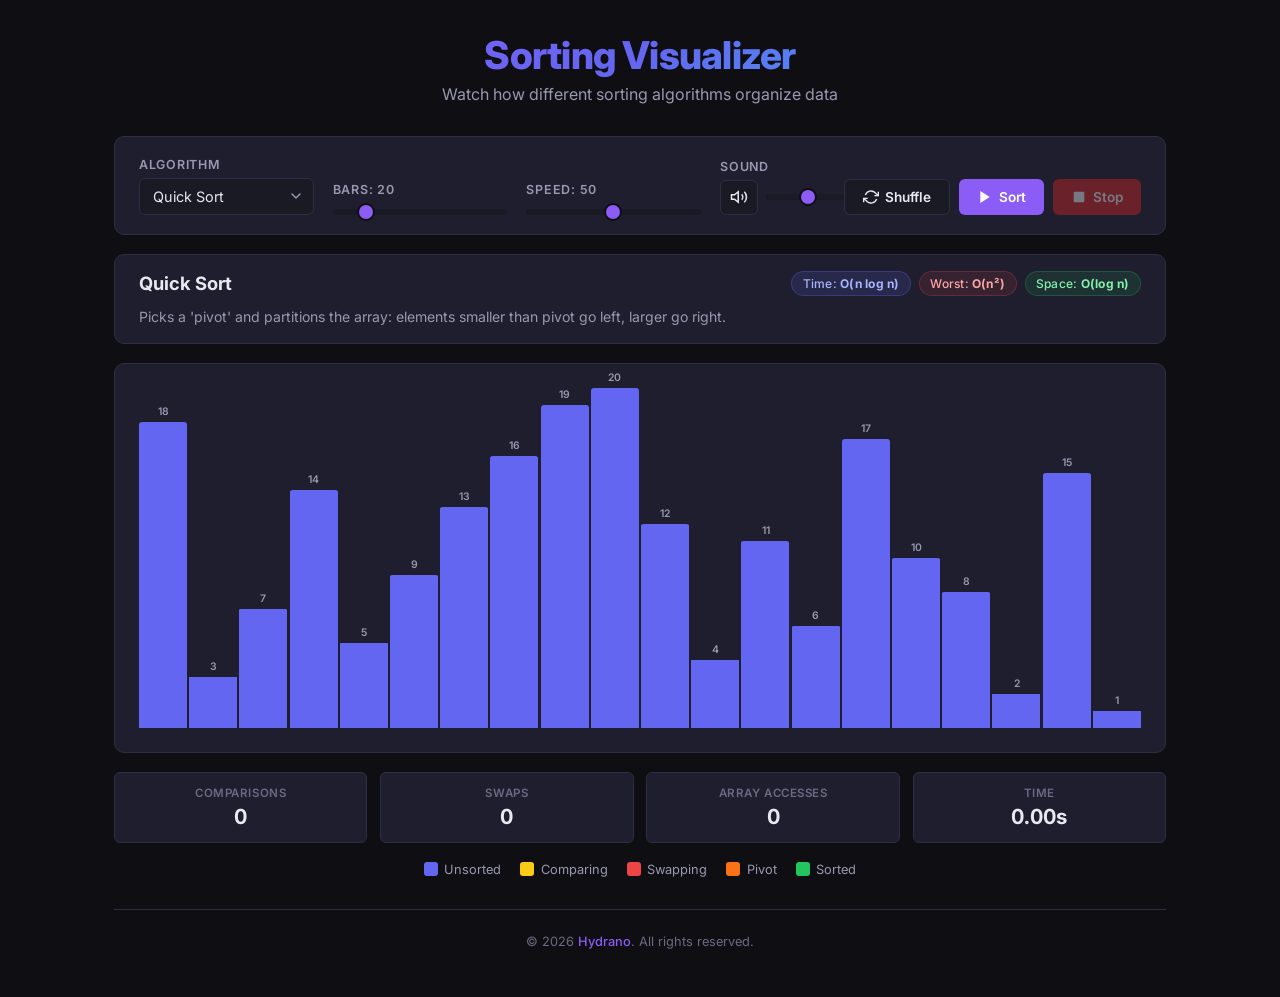
<file: index.html>
<!DOCTYPE html>
<html lang="en">
<head>
    <meta charset="UTF-8">
    <meta name="viewport" content="width=device-width, initial-scale=1.0">
    <title>Sorting Algorithm Visualizer</title>
    <link rel="stylesheet" href="static/css/style.css">
    <link rel="preconnect" href="https://fonts.googleapis.com">
    <link href="https://fonts.googleapis.com/css2?family=Inter:wght@300;400;500;600;700;800&display=swap" rel="stylesheet">
</head>
<body>
    <div class="app-container">
        <!-- Header -->
        <header class="header">
            <h1 class="title">Sorting Visualizer</h1>
            <p class="subtitle">Watch how different sorting algorithms organize data</p>
        </header>

        <!-- Controls -->
        <div class="controls">
            <div class="control-group">
                <label for="algorithm-select">Algorithm</label>
                <select id="algorithm-select">
                    <option value="bubble" data-time-avg="O(n²)" data-time-worst="O(n²)" data-space="O(1)" data-description="Repeatedly steps through the list, compares adjacent elements and swaps them if they are in the wrong order.">Bubble Sort</option>
                    <option value="selection" data-time-avg="O(n²)" data-time-worst="O(n²)" data-space="O(1)" data-description="Finds the minimum element from the unsorted part and puts it at the beginning.">Selection Sort</option>
                    <option value="insertion" data-time-avg="O(n²)" data-time-worst="O(n²)" data-space="O(1)" data-description="Builds the sorted array one item at a time by inserting each element into its correct position.">Insertion Sort</option>
                    <option value="quick" data-time-avg="O(n log n)" data-time-worst="O(n²)" data-space="O(log n)" data-description="Picks a 'pivot' and partitions the array: elements smaller than pivot go left, larger go right." selected>Quick Sort</option>
                    <option value="merge" data-time-avg="O(n log n)" data-time-worst="O(n log n)" data-space="O(n)" data-description="Divides the array into halves, recursively sorts them, then merges the sorted halves.">Merge Sort</option>
                    <option value="heap" data-time-avg="O(n log n)" data-time-worst="O(n log n)" data-space="O(1)" data-description="Builds a max heap, then repeatedly extracts the maximum element to build the sorted array.">Heap Sort</option>
                    <option value="shell" data-time-avg="O(n log² n)" data-time-worst="O(n²)" data-space="O(1)" data-description="Generalization of insertion sort that allows exchange of far-apart elements using gap sequences.">Shell Sort</option>
                    <option value="cocktail" data-time-avg="O(n²)" data-time-worst="O(n²)" data-space="O(1)" data-description="Variation of bubble sort that traverses the array in both directions alternately.">Cocktail Shaker Sort</option>
                    <option value="comb" data-time-avg="O(n² / 2ᵖ)" data-time-worst="O(n²)" data-space="O(1)" data-description="Improves bubble sort by comparing elements far apart using a shrinking gap factor of ~1.3, eliminating small values at the end.">Comb Sort</option>
                    <option value="gnome" data-time-avg="O(n²)" data-time-worst="O(n²)" data-space="O(1)" data-description="Works like a garden gnome sorting flower pots: moves forward when in order, swaps and steps back when not.">Gnome Sort</option>
                    <option value="oddeven" data-time-avg="O(n²)" data-time-worst="O(n²)" data-space="O(1)" data-description="Parallel-friendly variant of bubble sort that alternates between comparing odd-even and even-odd indexed pairs.">Odd-Even Sort</option>
                    <option value="pancake" data-time-avg="O(n²)" data-time-worst="O(n²)" data-space="O(1)" data-description="Only uses 'flip' operations (reverse a prefix). Finds the max, flips it to top, then flips it to its correct position.">Pancake Sort</option>
                    <option value="cycle" data-time-avg="O(n²)" data-time-worst="O(n²)" data-space="O(1)" data-description="Minimizes the number of writes to memory. Rotates each element to its correct position in cycles.">Cycle Sort</option>
                    <option value="radix" data-time-avg="O(nk)" data-time-worst="O(nk)" data-space="O(n + k)" data-description="Non-comparison sort. Distributes elements into buckets by each digit (least significant first), then collects them.">Radix Sort (LSD)</option>
                    <option value="bitonic" data-time-avg="O(n log² n)" data-time-worst="O(n log² n)" data-space="O(1)" data-description="Sorting network that first builds bitonic sequences, then merges them. Designed for parallel hardware (GPU sorting).">Bitonic Sort</option>
                    <option value="tim" data-time-avg="O(n log n)" data-time-worst="O(n log n)" data-space="O(n)" data-description="Python and Java's default sort. Hybrid of merge sort and insertion sort — finds natural runs and merges them. Nearly unbeatable on real-world data.">Timsort</option>
                    <option value="intro" data-time-avg="O(n log n)" data-time-worst="O(n log n)" data-space="O(log n)" data-description="C++ STL's std::sort. Starts with Quick Sort, switches to Heap Sort if recursion goes too deep, and uses Insertion Sort for small partitions.">IntroSort</option>
                    <option value="flash" data-time-avg="O(n)" data-time-worst="O(n²)" data-space="O(1)" data-description="Distribution sort that estimates where each element belongs based on its value distribution. Linear time on uniform data.">Flashsort</option>
                    <option value="library" data-time-avg="O(n log n)" data-time-worst="O(n²)" data-space="O(n)" data-description="Like insertion sort with gaps (like a bookshelf). Leaves empty spaces so elements can be inserted without shifting everything.">Library Sort</option>
                    <option value="stooge" data-time-avg="O(n^2.71)" data-time-worst="O(n^2.71)" data-space="O(n)" data-description="Recursively sorts first ⅔, last ⅔, then first ⅔ again. Slower than bubble sort — a mathematical curiosity.">Stooge Sort</option>
                    <option value="bogo" data-time-avg="O((n+1)!)" data-time-worst="O(∞)" data-space="O(1)" data-description="The 'hope algorithm'. Randomly shuffles the array and checks if it's sorted. Repeats until sorted — or the heat death of the universe.">Bogo Sort</option>
                    <option value="sleep" data-time-avg="O(n + max)" data-time-worst="O(n + max)" data-space="O(n)" data-description="Each element 'sleeps' for a time proportional to its value, then wakes up in order. Uses setTimeout to simulate threads. A joke that actually works.">Sleep Sort</option>
                </select>
            </div>

            <div class="control-group">
                <label for="size-slider">Bars: <span id="size-value">20</span></label>
                <input type="range" id="size-slider" min="5" max="100" value="20" step="1">
            </div>

            <div class="control-group">
                <label for="speed-slider">Speed: <span id="speed-value">50</span></label>
                <input type="range" id="speed-slider" min="1" max="100" value="50" step="1">
            </div>

            <div class="control-group audio-controls">
                <label>Sound</label>
                <div class="audio-row">
                    <button id="btn-mute" class="btn btn-icon" title="Toggle sound">
                        <svg id="icon-unmuted" width="18" height="18" viewBox="0 0 24 24" fill="none" stroke="currentColor" stroke-width="2">
                            <polygon points="11 5 6 9 2 9 2 15 6 15 11 19 11 5"/>
                            <path d="M15.54 8.46a5 5 0 010 7.07"/>
                            <path d="M19.07 4.93a10 10 0 010 14.14"/>
                        </svg>
                        <svg id="icon-muted" width="18" height="18" viewBox="0 0 24 24" fill="none" stroke="currentColor" stroke-width="2" style="display:none">
                            <polygon points="11 5 6 9 2 9 2 15 6 15 11 19 11 5"/>
                            <line x1="23" y1="9" x2="17" y2="15"/>
                            <line x1="17" y1="9" x2="23" y2="15"/>
                        </svg>
                    </button>
                    <input type="range" id="volume-slider" min="0" max="100" value="30" step="1" title="Volume">
                </div>
            </div>

            <div class="control-buttons">
                <button id="btn-generate" class="btn btn-secondary" title="Generate new array">
                    <svg width="16" height="16" viewBox="0 0 24 24" fill="none" stroke="currentColor" stroke-width="2">
                        <path d="M23 4v6h-6M1 20v-6h6"/>
                        <path d="M3.51 9a9 9 0 0114.85-3.36L23 10M1 14l4.64 4.36A9 9 0 0020.49 15"/>
                    </svg>
                    Shuffle
                </button>
                <button id="btn-start" class="btn btn-primary" title="Start sorting">
                    <svg width="16" height="16" viewBox="0 0 24 24" fill="currentColor">
                        <polygon points="5 3 19 12 5 21 5 3"/>
                    </svg>
                    Sort
                </button>
                <button id="btn-stop" class="btn btn-danger" title="Stop sorting" disabled>
                    <svg width="16" height="16" viewBox="0 0 24 24" fill="currentColor">
                        <rect x="4" y="4" width="16" height="16" rx="2"/>
                    </svg>
                    Stop
                </button>
            </div>
        </div>

        <!-- Algorithm Info Card -->
        <div class="algo-info">
            <div class="algo-info-header">
                <h2 id="algo-name">Quick Sort</h2>
                <div class="complexity-badges">
                    <span class="badge badge-time">Time: <strong id="algo-time-avg">O(n log n)</strong></span>
                    <span class="badge badge-worst">Worst: <strong id="algo-time-worst">O(n²)</strong></span>
                    <span class="badge badge-space">Space: <strong id="algo-space">O(log n)</strong></span>
                </div>
            </div>
            <p id="algo-description" class="algo-description">Picks a 'pivot' and partitions the array: elements smaller than pivot go left, larger go right.</p>
        </div>

        <!-- Visualization Area -->
        <div class="visualizer-container">
            <div id="bars-container" class="bars-container"></div>
        </div>

        <!-- Stats -->
        <div class="stats">
            <div class="stat-item">
                <span class="stat-label">Comparisons</span>
                <span class="stat-value" id="stat-comparisons">0</span>
            </div>
            <div class="stat-item">
                <span class="stat-label">Swaps</span>
                <span class="stat-value" id="stat-swaps">0</span>
            </div>
            <div class="stat-item">
                <span class="stat-label">Array Accesses</span>
                <span class="stat-value" id="stat-accesses">0</span>
            </div>
            <div class="stat-item">
                <span class="stat-label">Time</span>
                <span class="stat-value" id="stat-time">0.00s</span>
            </div>
        </div>

        <!-- Legend -->
        <div class="legend">
            <div class="legend-item"><span class="legend-color" style="background: var(--bar-default)"></span> Unsorted</div>
            <div class="legend-item"><span class="legend-color" style="background: var(--bar-comparing)"></span> Comparing</div>
            <div class="legend-item"><span class="legend-color" style="background: var(--bar-swapping)"></span> Swapping</div>
            <div class="legend-item"><span class="legend-color" style="background: var(--bar-pivot)"></span> Pivot</div>
            <div class="legend-item"><span class="legend-color" style="background: var(--bar-sorted)"></span> Sorted</div>
        </div>

        <!-- Footer -->
        <footer class="footer">
            <p>&copy; 2026 <a href="https://github.com/Hydrano" target="_blank" rel="noopener">Hydrano</a>. All rights reserved.</p>
        </footer>
    </div>

    <script type="module" src="static/js/main.js"></script>
</body>
</html>
</file>
<file: static/css/style.css>
/* ===== CSS Variables / Theme ===== */
:root {
    --bg-primary: #0f0f13;
    --bg-secondary: #1a1a24;
    --bg-card: #1e1e2e;
    --bg-hover: #2a2a3c;
    --text-primary: #e8e8f0;
    --text-secondary: #9898b0;
    --text-muted: #6a6a82;
    --accent: #8b5cf6;
    --accent-hover: #7c3aed;
    --border: #2e2e42;

    /* Bar colors */
    --bar-default: #6366f1;
    --bar-comparing: #facc15;
    --bar-swapping: #ef4444;
    --bar-pivot: #f97316;
    --bar-sorted: #22c55e;
    --bar-active: #38bdf8;

    /* Misc */
    --radius: 10px;
    --radius-sm: 6px;
    --transition: 0.2s ease;
}

/* ===== Reset & Base ===== */
*,
*::before,
*::after {
    margin: 0;
    padding: 0;
    box-sizing: border-box;
}

html {
    font-size: 16px;
    -webkit-font-smoothing: antialiased;
}

body {
    font-family: 'Inter', -apple-system, BlinkMacSystemFont, sans-serif;
    background: var(--bg-primary);
    color: var(--text-primary);
    min-height: 100vh;
    overflow-x: hidden;
}

/* ===== App Container ===== */
.app-container {
    max-width: 1100px;
    margin: 0 auto;
    padding: 2rem 1.5rem 3rem;
}

/* ===== Header ===== */
.header {
    text-align: center;
    margin-bottom: 2rem;
}

.title {
    font-size: 2.4rem;
    font-weight: 800;
    background: linear-gradient(135deg, #8b5cf6 0%, #6366f1 50%, #38bdf8 100%);
    -webkit-background-clip: text;
    background-clip: text;
    -webkit-text-fill-color: transparent;
    letter-spacing: -0.02em;
}

.subtitle {
    color: var(--text-secondary);
    font-size: 1rem;
    margin-top: 0.4rem;
    font-weight: 400;
}

/* ===== Controls ===== */
.controls {
    display: flex;
    flex-wrap: wrap;
    align-items: flex-end;
    gap: 1.2rem;
    background: var(--bg-card);
    border: 1px solid var(--border);
    border-radius: var(--radius);
    padding: 1.2rem 1.5rem;
    margin-bottom: 1.2rem;
}

.control-group {
    display: flex;
    flex-direction: column;
    gap: 0.4rem;
    flex: 1;
    min-width: 140px;
}

.control-group label {
    font-size: 0.78rem;
    font-weight: 600;
    color: var(--text-secondary);
    text-transform: uppercase;
    letter-spacing: 0.06em;
}

/* Select */
select {
    appearance: none;
    background: var(--bg-secondary);
    border: 1px solid var(--border);
    color: var(--text-primary);
    padding: 0.55rem 0.8rem;
    border-radius: var(--radius-sm);
    font-size: 0.9rem;
    font-family: inherit;
    cursor: pointer;
    transition: border-color var(--transition);
    background-image: url("data:image/svg+xml,%3Csvg width='10' height='6' viewBox='0 0 10 6' fill='none' xmlns='http://www.w3.org/2000/svg'%3E%3Cpath d='M1 1L5 5L9 1' stroke='%239898b0' stroke-width='1.5' stroke-linecap='round' stroke-linejoin='round'/%3E%3C/svg%3E");
    background-repeat: no-repeat;
    background-position: right 0.7rem center;
    padding-right: 2rem;
}

select:hover,
select:focus {
    border-color: var(--accent);
    outline: none;
}

/* Range Slider */
input[type="range"] {
    -webkit-appearance: none;
    appearance: none;
    height: 6px;
    border-radius: 3px;
    background: var(--bg-secondary);
    outline: none;
    margin-top: 0.3rem;
}

input[type="range"]::-webkit-slider-thumb {
    -webkit-appearance: none;
    appearance: none;
    width: 18px;
    height: 18px;
    border-radius: 50%;
    background: var(--accent);
    cursor: pointer;
    border: 2px solid var(--bg-primary);
    transition: transform var(--transition);
}

input[type="range"]::-webkit-slider-thumb:hover {
    transform: scale(1.15);
}

input[type="range"]::-moz-range-thumb {
    width: 18px;
    height: 18px;
    border-radius: 50%;
    background: var(--accent);
    cursor: pointer;
    border: 2px solid var(--bg-primary);
}

/* Buttons */
.control-buttons {
    display: flex;
    gap: 0.6rem;
    flex-shrink: 0;
}

.btn {
    display: inline-flex;
    align-items: center;
    gap: 0.4rem;
    padding: 0.55rem 1.1rem;
    border: none;
    border-radius: var(--radius-sm);
    font-size: 0.85rem;
    font-weight: 600;
    font-family: inherit;
    cursor: pointer;
    transition: all var(--transition);
    white-space: nowrap;
}

.btn:disabled {
    opacity: 0.4;
    cursor: not-allowed;
}

.btn-icon {
    background: var(--bg-secondary);
    color: var(--text-primary);
    border: 1px solid var(--border);
    padding: 0.45rem 0.55rem;
    line-height: 1;
}

.btn-icon:hover {
    background: var(--bg-hover);
    border-color: var(--text-muted);
}

.btn-icon.muted {
    color: var(--text-muted);
    border-color: rgba(239, 68, 68, 0.4);
}

/* Audio controls */
.audio-controls {
    min-width: 100px !important;
    flex: 0.6 !important;
}

.audio-row {
    display: flex;
    align-items: center;
    gap: 0.5rem;
}

.audio-row input[type="range"] {
    flex: 1;
    margin-top: 0;
}

.btn-primary {
    background: var(--accent);
    color: #fff;
}

.btn-primary:hover:not(:disabled) {
    background: var(--accent-hover);
    transform: translateY(-1px);
    box-shadow: 0 4px 15px rgba(139, 92, 246, 0.35);
}

.btn-secondary {
    background: var(--bg-secondary);
    color: var(--text-primary);
    border: 1px solid var(--border);
}

.btn-secondary:hover:not(:disabled) {
    background: var(--bg-hover);
    border-color: var(--text-muted);
}

.btn-danger {
    background: #dc2626;
    color: #fff;
}

.btn-danger:hover:not(:disabled) {
    background: #b91c1c;
}

/* ===== Algorithm Info Card ===== */
.algo-info {
    background: var(--bg-card);
    border: 1px solid var(--border);
    border-radius: var(--radius);
    padding: 1rem 1.5rem;
    margin-bottom: 1.2rem;
}

.algo-info-header {
    display: flex;
    align-items: center;
    justify-content: space-between;
    flex-wrap: wrap;
    gap: 0.8rem;
}

.algo-info-header h2 {
    font-size: 1.15rem;
    font-weight: 700;
}

.complexity-badges {
    display: flex;
    gap: 0.5rem;
    flex-wrap: wrap;
}

.badge {
    font-size: 0.75rem;
    padding: 0.25rem 0.65rem;
    border-radius: 20px;
    font-weight: 500;
    letter-spacing: 0.02em;
}

.badge strong {
    font-weight: 700;
}

.badge-time {
    background: rgba(99, 102, 241, 0.15);
    color: #a5b4fc;
    border: 1px solid rgba(99, 102, 241, 0.3);
}

.badge-worst {
    background: rgba(239, 68, 68, 0.12);
    color: #fca5a5;
    border: 1px solid rgba(239, 68, 68, 0.25);
}

.badge-space {
    background: rgba(34, 197, 94, 0.12);
    color: #86efac;
    border: 1px solid rgba(34, 197, 94, 0.25);
}

.algo-description {
    color: var(--text-secondary);
    font-size: 0.88rem;
    margin-top: 0.6rem;
    line-height: 1.5;
}

/* ===== Visualizer ===== */
.visualizer-container {
    background: var(--bg-card);
    border: 1px solid var(--border);
    border-radius: var(--radius);
    padding: 1.5rem;
    margin-bottom: 1.2rem;
    min-height: 380px;
    display: flex;
    align-items: flex-end;
}

.bars-container {
    display: flex;
    align-items: flex-end;
    justify-content: center;
    gap: 2px;
    width: 100%;
    height: 340px;
    position: relative;
}

/* Wrapper column: owns the flex sizing, label sits here (outside transform) */
.bar-col {
    flex: 1;
    min-width: 2px;
    max-width: 60px;
    height: 100%;
    position: relative;
}

/* Visual bar: GPU-composited via transform: scaleY() — no reflow on update */
.bar {
    position: absolute;
    bottom: 0;
    left: 0;
    right: 0;
    height: 100%;
    border-radius: 3px 3px 0 0;
    background: var(--bar-default);
    transform-origin: bottom center;
    will-change: transform;
}

.bar.comparing {
    background: var(--bar-comparing);
    box-shadow: 0 0 12px rgba(250, 204, 21, 0.4);
}

.bar.swapping {
    background: var(--bar-swapping);
    box-shadow: 0 0 12px rgba(239, 68, 68, 0.4);
}

.bar.pivot {
    background: var(--bar-pivot);
    box-shadow: 0 0 12px rgba(249, 115, 22, 0.4);
}

.bar.sorted {
    background: var(--bar-sorted);
}

.bar.active {
    background: var(--bar-active);
    box-shadow: 0 0 12px rgba(56, 189, 248, 0.4);
}

/* Value label – sits in .bar-col (outside .bar's scaleY transform) */
.bar-col .bar-value {
    position: absolute;
    /* bottom is set dynamically via JS to track the bar's visual top */
    left: 50%;
    transform: translateX(-50%);
    font-size: 0.65rem;
    font-weight: 600;
    color: var(--text-secondary);
    white-space: nowrap;
    pointer-events: none;
    z-index: 1;
}

/* ===== Stats ===== */
.stats {
    display: grid;
    grid-template-columns: repeat(4, 1fr);
    gap: 0.8rem;
    margin-bottom: 1.2rem;
}

.stat-item {
    background: var(--bg-card);
    border: 1px solid var(--border);
    border-radius: var(--radius-sm);
    padding: 0.8rem 1rem;
    text-align: center;
}

.stat-label {
    display: block;
    font-size: 0.72rem;
    font-weight: 600;
    color: var(--text-muted);
    text-transform: uppercase;
    letter-spacing: 0.05em;
    margin-bottom: 0.25rem;
}

.stat-value {
    display: block;
    font-size: 1.3rem;
    font-weight: 700;
    color: var(--text-primary);
    font-variant-numeric: tabular-nums;
}

/* ===== Legend ===== */
.legend {
    display: flex;
    justify-content: center;
    flex-wrap: wrap;
    gap: 1.2rem;
}

.legend-item {
    display: flex;
    align-items: center;
    gap: 0.4rem;
    font-size: 0.8rem;
    color: var(--text-secondary);
}

.legend-color {
    width: 14px;
    height: 14px;
    border-radius: 3px;
    flex-shrink: 0;
}

/* ===== Responsive ===== */
@media (max-width: 768px) {
    .app-container {
        padding: 1.2rem 1rem 2rem;
    }

    .title {
        font-size: 1.7rem;
    }

    .controls {
        flex-direction: column;
        align-items: stretch;
    }

    .control-buttons {
        justify-content: center;
    }

    .algo-info-header {
        flex-direction: column;
        align-items: flex-start;
    }

    .stats {
        grid-template-columns: repeat(2, 1fr);
    }

    .bars-container {
        height: 260px;
    }

    .visualizer-container {
        min-height: 300px;
    }
}

@media (max-width: 480px) {
    .stats {
        grid-template-columns: 1fr 1fr;
    }

    .legend {
        gap: 0.8rem;
    }
}

/* ===== Completion animation ===== */
@keyframes sortedPulse {
    0% { filter: brightness(1); }
    50% { filter: brightness(1.4); }
    100% { filter: brightness(1); }
}

.bar.sorted-anim {
    animation: sortedPulse 0.4s ease;
}

/* ===== Footer ===== */
.footer {
    margin-top: 2rem;
    padding-top: 1.5rem;
    border-top: 1px solid var(--border);
    text-align: center;
}

.footer p {
    font-size: 0.8rem;
    color: var(--text-muted);
}

.footer a {
    color: var(--accent);
    text-decoration: none;
    font-weight: 500;
    transition: color var(--transition);
}

.footer a:hover {
    color: var(--accent-hover);
    text-decoration: underline;
}
</file>
